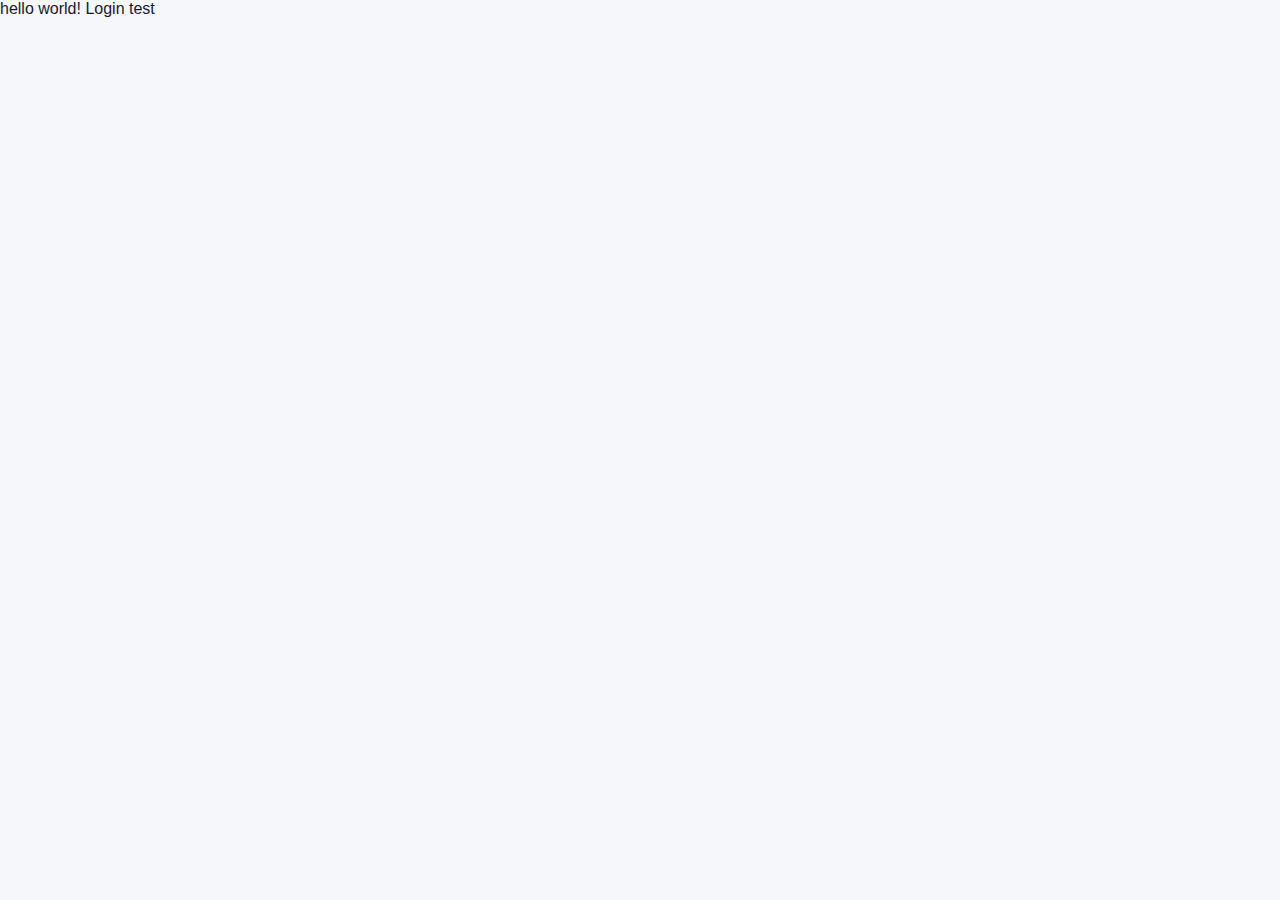
<file: index.html>
<!DOCTYPE html>
<html lang="en">
<head>
    <meta charset="UTF-8">
    <meta name="viewport" content="width=device-width, initial-scale=1.0">
    <title>Document</title>
    <link rel="stylesheet" href="style.css">
</head>
<body>
    hello world!

    Login test
</body>
</html>
</file>
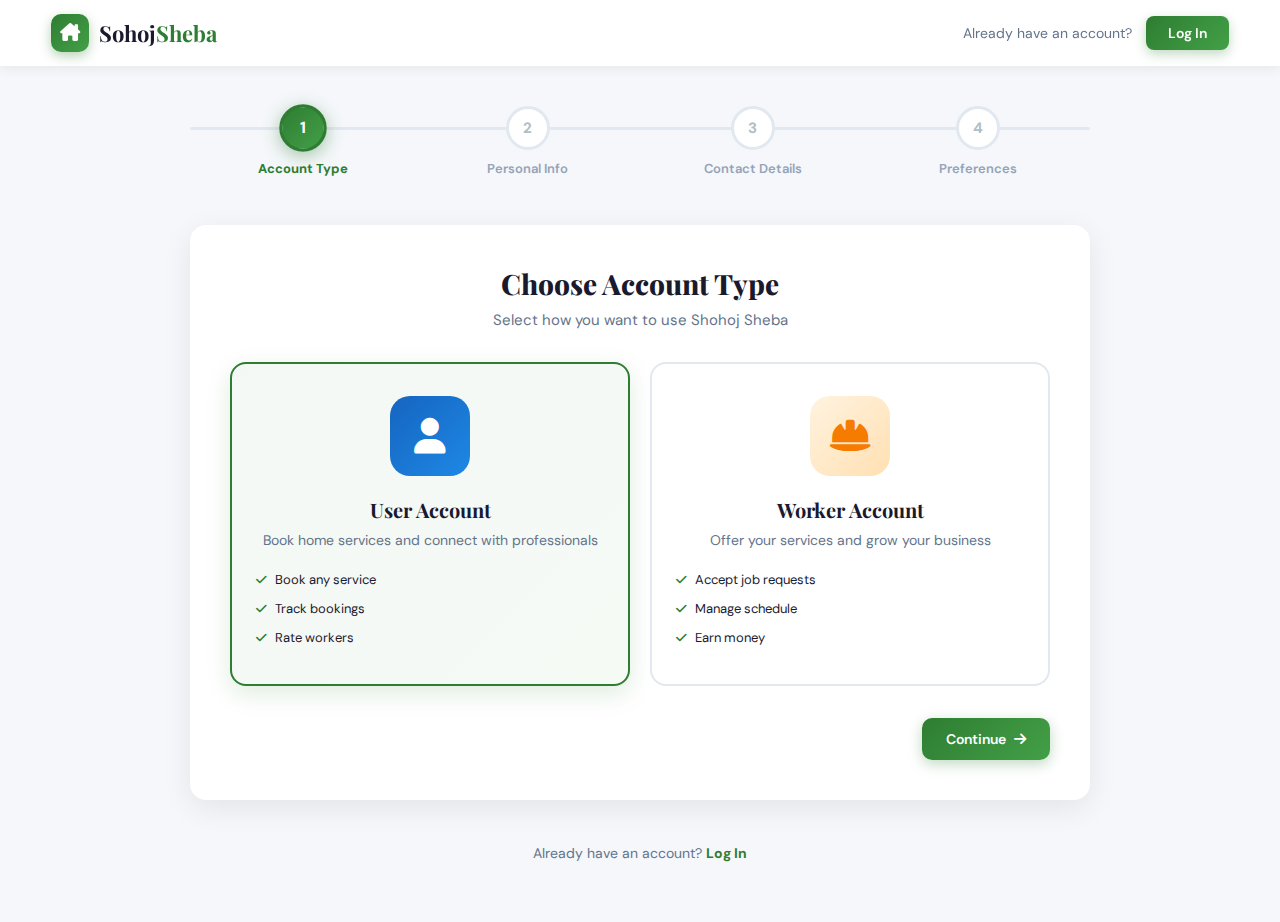
<file: signup.html>
<!DOCTYPE html>
<html lang="en">
<head>
    <meta charset="UTF-8">
    <meta name="viewport" content="width=device-width, initial-scale=1.0">
    <title>Sign Up — Shohoj Sheba</title>
    <link rel="stylesheet" href="login.css">
    <link rel="stylesheet" href="signup.css">
    <link href="https://cdnjs.cloudflare.com/ajax/libs/font-awesome/6.5.0/css/all.min.css" rel="stylesheet">
    <link href="https://fonts.googleapis.com/css2?family=Playfair+Display:wght@700;800&family=DM+Sans:wght@400;500;600&display=swap" rel="stylesheet">
</head>
<body>

<header>
    <div class="navbar">
        <a href="index.html" class="logo">
            <div class="logo-mark"><i class="fa-solid fa-house-chimney"></i></div>
            <span>Sohoj<span class="logo-accent">Sheba</span></span>
        </a>
        <div class="nav-actions">
            <span class="nav-hint">Already have an account?</span>
            <a href="login.html" class="nav-btn-solid">Log In</a>
        </div>
    </div>
</header>

<main class="signup-page">
    <div class="signup-container">

        <!-- STEPPER -->
        <div class="stepper" id="stepper">
            <div class="stepper-track"></div>
            <div class="stepper-fill" id="stepperFill"></div>

            <div class="stepper-step" id="sdot1">
                <div class="step-circle"><span class="snum">1</span><span class="scheck">&#10003;</span></div>
                <div class="step-label">Account Type</div>
            </div>
            <div class="stepper-step" id="sdot2">
                <div class="step-circle"><span class="snum">2</span><span class="scheck">&#10003;</span></div>
                <div class="step-label">Personal Info</div>
            </div>
            <div class="stepper-step" id="sdot3">
                <div class="step-circle"><span class="snum">3</span><span class="scheck">&#10003;</span></div>
                <div class="step-label">Contact Details</div>
            </div>
            <div class="stepper-step" id="sdot4">
                <div class="step-circle"><span class="snum">4</span><span class="scheck">&#10003;</span></div>
                <div class="step-label" id="step4Label">Professional Info</div>
            </div>
        </div>

        <!-- FORM -->
        <div class="signup-form-container">
            <form id="signupForm">

                <!-- STEP 1 -->
                <div class="form-step active" data-step="1">
                    <div class="step-header">
                        <h2>Choose Account Type</h2>
                        <p>Select how you want to use Shohoj Sheba</p>
                    </div>
                    <div class="role-selection">
                        <label class="role-card">
                            <input type="radio" name="role" value="user" checked>
                            <div class="role-card-content">
                                <div class="role-icon user-icon"><i class="fa-solid fa-user"></i></div>
                                <h3>User Account</h3>
                                <p>Book home services and connect with professionals</p>
                                <ul class="role-features">
                                    <li><i class="fa-solid fa-check"></i> Book any service</li>
                                    <li><i class="fa-solid fa-check"></i> Track bookings</li>
                                    <li><i class="fa-solid fa-check"></i> Rate workers</li>
                                </ul>
                            </div>
                        </label>
                        <label class="role-card">
                            <input type="radio" name="role" value="worker">
                            <div class="role-card-content">
                                <div class="role-icon worker-icon"><i class="fa-solid fa-hard-hat"></i></div>
                                <h3>Worker Account</h3>
                                <p>Offer your services and grow your business</p>
                                <ul class="role-features">
                                    <li><i class="fa-solid fa-check"></i> Accept job requests</li>
                                    <li><i class="fa-solid fa-check"></i> Manage schedule</li>
                                    <li><i class="fa-solid fa-check"></i> Earn money</li>
                                </ul>
                            </div>
                        </label>
                    </div>
                    <div class="step-actions" style="justify-content:flex-end;">
                        <button type="button" class="btn-next" onclick="nextStep()">Continue <i class="fa-solid fa-arrow-right"></i></button>
                    </div>
                </div>

                <!-- STEP 2 -->
                <div class="form-step" data-step="2">
                    <div class="step-header">
                        <h2>Personal Information</h2>
                        <p>Tell us about yourself</p>
                    </div>
                    <div class="form-grid">
                        <div class="form-group">
                            <label>First Name <span class="required">*</span></label>
                            <div class="input-wrap">
                                <i class="fa-solid fa-user input-icon"></i>
                                <input type="text" name="firstName" placeholder="Enter first name">
                            </div>
                        </div>
                        <div class="form-group">
                            <label>Last Name <span class="required">*</span></label>
                            <div class="input-wrap">
                                <i class="fa-solid fa-user input-icon"></i>
                                <input type="text" name="lastName" placeholder="Enter last name">
                            </div>
                        </div>
                        <div class="form-group full-width">
                            <label>Email Address <span class="required">*</span></label>
                            <div class="input-wrap">
                                <i class="fa-solid fa-envelope input-icon"></i>
                                <input type="email" name="email" placeholder="your.email@example.com">
                            </div>
                        </div>
                        <div class="form-group">
                            <label>Password <span class="required">*</span></label>
                            <div class="input-wrap">
                                <i class="fa-solid fa-lock input-icon"></i>
                                <input type="password" name="password" id="password" placeholder="Min. 6 characters">
                                <button type="button" class="toggle-pw" onclick="togglePassword('password','eyeIcon1')"><i class="fa-solid fa-eye" id="eyeIcon1"></i></button>
                            </div>
                        </div>
                        <div class="form-group">
                            <label>Confirm Password <span class="required">*</span></label>
                            <div class="input-wrap">
                                <i class="fa-solid fa-lock input-icon"></i>
                                <input type="password" name="confirmPassword" id="confirmPassword" placeholder="Re-enter password">
                                <button type="button" class="toggle-pw" onclick="togglePassword('confirmPassword','eyeIcon2')"><i class="fa-solid fa-eye" id="eyeIcon2"></i></button>
                            </div>
                        </div>
                        <div class="form-group">
                            <label>Date of Birth <span class="required">*</span></label>
                            <div class="input-wrap">
                                <i class="fa-solid fa-calendar input-icon"></i>
                                <input type="date" name="dateOfBirth">
                            </div>
                        </div>
                        <div class="form-group">
                            <label>Gender <span class="required">*</span></label>
                            <div class="input-wrap">
                                <i class="fa-solid fa-venus-mars input-icon"></i>
                                <select name="gender">
                                    <option value="">Select gender</option>
                                    <option value="male">Male</option>
                                    <option value="female">Female</option>
                                    <option value="other">Other</option>
                                    <option value="prefer-not-to-say">Prefer not to say</option>
                                </select>
                            </div>
                        </div>
                    </div>
                    <div class="step-actions">
                        <button type="button" class="btn-back" onclick="prevStep()"><i class="fa-solid fa-arrow-left"></i> Back</button>
                        <button type="button" class="btn-next" onclick="nextStep()">Continue <i class="fa-solid fa-arrow-right"></i></button>
                    </div>
                </div>

                <!-- STEP 3 -->
                <div class="form-step" data-step="3">
                    <div class="step-header">
                        <h2>Contact & Address Details</h2>
                        <p>How can we reach you?</p>
                    </div>
                    <div class="form-grid">
                        <div class="form-group full-width">
                            <label>Phone Number <span class="required">*</span></label>
                            <div class="input-wrap">
                                <i class="fa-solid fa-phone input-icon"></i>
                                <input type="tel" name="phone" placeholder="+880 1XXX-XXXXXX">
                            </div>
                        </div>
                        <div class="form-group">
                            <label>WhatsApp Number</label>
                            <div class="input-wrap">
                                <i class="fa-brands fa-whatsapp input-icon"></i>
                                <input type="tel" name="whatsapp" placeholder="+880 1XXX-XXXXXX">
                            </div>
                        </div>
                        <div class="form-group">
                            <label>Alternative Phone</label>
                            <div class="input-wrap">
                                <i class="fa-solid fa-phone input-icon"></i>
                                <input type="tel" name="alternativePhone" placeholder="+880 1XXX-XXXXXX">
                            </div>
                        </div>
                        <div class="form-group">
                            <label>Country <span class="required">*</span></label>
                            <div class="input-wrap">
                                <i class="fa-solid fa-globe input-icon"></i>
                                <select name="country">
                                    <option value="">Select country</option>
                                    <option value="bangladesh" selected>Bangladesh</option>
                                    <option value="india">India</option>
                                    <option value="pakistan">Pakistan</option>
                                    <option value="nepal">Nepal</option>
                                </select>
                            </div>
                        </div>
                        <div class="form-group">
                            <label>City <span class="required">*</span></label>
                            <div class="input-wrap">
                                <i class="fa-solid fa-city input-icon"></i>
                                <select name="city">
                                    <option value="">Select division</option>
                                    <option value="dhaka">Dhaka</option>
                                    <option value="chittagong">Chittagong</option>
                                    <option value="sylhet">Sylhet</option>
                                    <option value="rajshahi">Rajshahi</option>
                                    <option value="khulna">Khulna</option>
                                    <option value="barisal">Barisal</option>
                                </select>
                            </div>
                        </div>
                        <div class="form-group">
                            <label>Area/District <span class="required">*</span></label>
                            <div class="input-wrap">
                                <i class="fa-solid fa-map-pin input-icon"></i>
                                <input type="text" name="area" placeholder="e.g., Mirpur, Gulshan">
                            </div>
                        </div>
                        <div class="form-group">
                            <label>Postal Code</label>
                            <div class="input-wrap">
                                <i class="fa-solid fa-envelope input-icon"></i>
                                <input type="text" name="postalCode" placeholder="Enter postal code">
                            </div>
                        </div>
                        <div class="form-group full-width">
                            <label>Street Address <span class="required">*</span></label>
                            <div class="input-wrap">
                                <i class="fa-solid fa-location-dot input-icon"></i>
                                <textarea name="address" rows="3" placeholder="House/Flat number, Street name, Landmark"></textarea>
                            </div>
                        </div>
                    </div>
                    <div class="step-actions">
                        <button type="button" class="btn-back" onclick="prevStep()"><i class="fa-solid fa-arrow-left"></i> Back</button>
                        <button type="button" class="btn-next" onclick="nextStep()">Continue <i class="fa-solid fa-arrow-right"></i></button>
                    </div>
                </div>

                <!-- STEP 4 -->
                <div class="form-step" data-step="4">
                    <div class="step-header">
                        <h2 id="step4Title">Professional Information</h2>
                        <p id="step4Subtitle">Tell us about your professional background</p>
                    </div>

                    <div class="worker-fields">
                        <div class="form-grid">
                            <div class="form-group full-width">
                                <label>Work Experience <span class="required">*</span></label>
                                <div class="input-wrap">
                                    <i class="fa-solid fa-briefcase input-icon"></i>
                                    <select name="experience">
                                        <option value="">Select experience</option>
                                        <option value="less-than-1">Less than 1 year</option>
                                        <option value="1-2">1-2 years</option>
                                        <option value="3-5">3-5 years</option>
                                        <option value="5-10">5-10 years</option>
                                        <option value="more-than-10">More than 10 years</option>
                                    </select>
                                </div>
                            </div>
                            <div class="form-group full-width">
                                <label>Service Categories <span class="required">*</span></label>
                                <div class="checkbox-grid">
                                    <label class="checkbox-item"><input type="checkbox" name="services[]" value="carpenter"><span><i class="fa-solid fa-hammer"></i> Carpenter</span></label>
                                    <label class="checkbox-item"><input type="checkbox" name="services[]" value="plumber"><span><i class="fa-solid fa-faucet-drip"></i> Plumber</span></label>
                                    <label class="checkbox-item"><input type="checkbox" name="services[]" value="electrician"><span><i class="fa-solid fa-bolt"></i> Electrician</span></label>
                                    <label class="checkbox-item"><input type="checkbox" name="services[]" value="mason"><span><i class="fa-solid fa-trowel-bricks"></i> Mason</span></label>
                                    <label class="checkbox-item"><input type="checkbox" name="services[]" value="gardener"><span><i class="fa-solid fa-seedling"></i> Gardener</span></label>
                                    <label class="checkbox-item"><input type="checkbox" name="services[]" value="home-repair"><span><i class="fa-solid fa-house-circle-check"></i> Home Repair</span></label>
                                </div>
                            </div>
                            <div class="form-group full-width">
                                <label>Skills & Expertise</label>
                                <div class="input-wrap">
                                    <i class="fa-solid fa-wrench input-icon"></i>
                                    <textarea name="skills" rows="3" placeholder="Describe your skills and expertise..."></textarea>
                                </div>
                            </div>
                            <div class="form-group">
                                <label>NID/Passport Number <span class="required">*</span></label>
                                <div class="input-wrap">
                                    <i class="fa-solid fa-id-card input-icon"></i>
                                    <input type="text" name="nidNumber" placeholder="Enter NID or Passport number">
                                </div>
                            </div>
                            <div class="form-group">
                                <label>Trade License (if any)</label>
                                <div class="input-wrap">
                                    <i class="fa-solid fa-certificate input-icon"></i>
                                    <input type="text" name="tradeLicense" placeholder="Enter license number">
                                </div>
                            </div>
                            <div class="form-group full-width">
                                <label>Upload Profile Photo</label>
                                <div class="file-upload" id="profilePhotoWrap">
                                    <input type="file" name="profilePhoto" id="profilePhoto" accept="image/*">
                                    <label for="profilePhoto" class="file-upload-label">
                                        <i class="fa-solid fa-cloud-arrow-up"></i>
                                        <span>Click to upload or drag and drop</span>
                                        <small>JPG, PNG or GIF (max. 5MB)</small>
                                    </label>
                                    <div class="file-upload-status" id="profilePhotoStatus" role="status" aria-live="polite" hidden></div>
                                </div>
                            </div>
                            <div class="form-group full-width">
                                <label>Upload NID/Passport Photo</label>
                                <div class="file-upload" id="nidPhotoWrap">
                                    <input type="file" name="nidPhoto" id="nidPhoto" accept="image/*">
                                    <label for="nidPhoto" class="file-upload-label">
                                        <i class="fa-solid fa-cloud-arrow-up"></i>
                                        <span>Click to upload ID document</span>
                                        <small>Clear photo of your ID (max. 5MB)</small>
                                    </label>
                                    <div class="file-upload-status" id="nidPhotoStatus" role="status" aria-live="polite" hidden></div>
                                </div>
                            </div>
                        </div>
                    </div>

                    <div class="user-fields" style="display:none;">
                        <div class="form-grid">
                            <div class="form-group full-width">
                                <label>Services You're Interested In</label>
                                <div class="checkbox-grid">
                                    <label class="checkbox-item"><input type="checkbox" name="interests[]" value="carpenter"><span><i class="fa-solid fa-hammer"></i> Carpenter</span></label>
                                    <label class="checkbox-item"><input type="checkbox" name="interests[]" value="plumber"><span><i class="fa-solid fa-faucet-drip"></i> Plumber</span></label>
                                    <label class="checkbox-item"><input type="checkbox" name="interests[]" value="electrician"><span><i class="fa-solid fa-bolt"></i> Electrician</span></label>
                                    <label class="checkbox-item"><input type="checkbox" name="interests[]" value="mason"><span><i class="fa-solid fa-trowel-bricks"></i> Mason</span></label>
                                    <label class="checkbox-item"><input type="checkbox" name="interests[]" value="gardener"><span><i class="fa-solid fa-seedling"></i> Gardener</span></label>
                                    <label class="checkbox-item"><input type="checkbox" name="interests[]" value="home-repair"><span><i class="fa-solid fa-house-circle-check"></i> Home Repair</span></label>
                                </div>
                            </div>
                            <div class="form-group">
                                <label>Preferred Language</label>
                                <div class="input-wrap">
                                    <i class="fa-solid fa-language input-icon"></i>
                                    <select name="language">
                                        <option value="">Select language</option>
                                        <option value="bangla" selected>বাংলা (Bangla)</option>
                                        <option value="english">English</option>
                                        <option value="both">Both</option>
                                    </select>
                                </div>
                            </div>
                            <div class="form-group">
                                <label>How did you hear about us?</label>
                                <div class="input-wrap">
                                    <i class="fa-solid fa-bullhorn input-icon"></i>
                                    <select name="referralSource">
                                        <option value="">Select source</option>
                                        <option value="search-engine">Search Engine</option>
                                        <option value="social-media">Social Media</option>
                                        <option value="friend">Friend or Family</option>
                                        <option value="advertisement">Advertisement</option>
                                        <option value="other">Other</option>
                                    </select>
                                </div>
                            </div>
                            <div class="form-group full-width">
                                <label>Special Requirements or Preferences</label>
                                <div class="input-wrap">
                                    <i class="fa-solid fa-note-sticky input-icon"></i>
                                    <textarea name="preferences" rows="3" placeholder="Any specific preferences, accessibility needs, or requirements..."></textarea>
                                </div>
                            </div>
                        </div>
                    </div>

                    <div class="terms-section">
                        <label class="checkbox-label">
                            <input type="checkbox" name="terms" id="terms">
                            <span>I agree to the <a href="#" class="link">Terms & Conditions</a> and <a href="#" class="link">Privacy Policy</a></span>
                        </label>
                        <label class="checkbox-label">
                            <input type="checkbox" name="newsletter">
                            <span>Send me updates and promotional offers via email</span>
                        </label>
                    </div>

                    <div class="step-actions">
                        <button type="button" class="btn-back" onclick="prevStep()"><i class="fa-solid fa-arrow-left"></i> Back</button>
                        <button type="submit" class="btn-submit">
                            <span class="btn-text"><i class="fa-solid fa-check"></i> Create Account</span>
                            <span class="btn-loader" style="display:none;"><i class="fa-solid fa-circle-notch fa-spin"></i> Creating...</span>
                        </button>
                    </div>
                </div>

            </form>
        </div>

        <div class="signup-footer">
            <p>Already have an account? <a href="login.html" class="link">Log In</a></p>
        </div>
    </div>
</main>

<script src="signup.js"></script>
</body>
</html>
</file>
<file: style.css>
/* =============================================
   SHOHOJ SHEBA — STYLE.CSS
   ============================================= */

:root {
    --blue:       #1565c0;
    --blue-dark:  #0d47a1;
    --blue-light: #e3f2fd;
    --green:      #2e7d32;
    --green-dark: #1b5e20;
    --navy:       #0f1f3d;
    --text:       #1a1a2e;
    --muted:      #64748b;
    --bg:         #f5f7fa;
    --white:      #ffffff;
    --radius:     14px;
    --shadow:     0 8px 30px rgba(0,0,0,0.08);
    --transition: 0.35s cubic-bezier(0.4, 0, 0.2, 1);
}

* {
    margin: 0;
    padding: 0;
    box-sizing: border-box;
}

html { scroll-behavior: smooth; }

body {
    background: var(--bg);
    font-family: 'DM Sans', 'Segoe UI', sans-serif;
    color: var(--text);
    overflow-x: hidden;
}

/* ===========================
   SCROLL REVEAL
   =========================== */
.reveal {
    opacity: 0;
    transform: translateY(30px);
    transition: opacity 0.6s ease, transform 0.6s ease;
}
.reveal.revealed {
    opacity: 1;
    transform: translateY(0);
}
.service-card:nth-child(2).reveal { transition-delay: 0.1s; }
.service-card:nth-child(3).reveal { transition-delay: 0.2s; }
.service-card:nth-child(4).reveal { transition-delay: 0.1s; }
.service-card:nth-child(5).reveal { transition-delay: 0.2s; }
.service-card:nth-child(6).reveal { transition-delay: 0.3s; }
.step:nth-child(3).reveal { transition-delay: 0.15s; }
.step:nth-child(5).reveal { transition-delay: 0.3s; }
.feature-box:nth-child(2).reveal { transition-delay: 0.1s; }
.feature-box:nth-child(3).reveal { transition-delay: 0.2s; }
.feature-box:nth-child(4).reveal { transition-delay: 0.3s; }
.testimonial-card:nth-child(2).reveal { transition-delay: 0.15s; }
.testimonial-card:nth-child(3).reveal { transition-delay: 0.3s; }

/* ===========================
   SECTION SHARED
   =========================== */
.section-header {
    text-align: center;
    margin-bottom: 56px;
}

.section-header h2 {
    font-family: 'Playfair Display', Georgia, serif;
    font-size: 40px;
    font-weight: 800;
    color: var(--text);
    line-height: 1.2;
    margin-bottom: 14px;
}

.section-header.light h2 { color: white; }
.section-header.light p  { color: rgba(255,255,255,0.75); }

.section-tag {
    display: inline-block;
    background: var(--blue-light);
    color: var(--blue);
    font-size: 12px;
    font-weight: 700;
    letter-spacing: 1.5px;
    text-transform: uppercase;
    padding: 6px 16px;
    border-radius: 100px;
    margin-bottom: 14px;
}

.tag-light {
    background: rgba(255,255,255,0.15);
    color: white;
}

.service-sub {
    color: var(--muted);
    font-size: 16px;
    max-width: 520px;
    margin: 0 auto;
    line-height: 1.7;
}

/* ===========================
   NAVBAR
   =========================== */
header {
    background: white;
    position: sticky;
    top: 0;
    z-index: 1000;
    transition: box-shadow 0.3s;
}

header.scrolled {
    box-shadow: 0 4px 24px rgba(0,0,0,0.1);
}

.navbar {
    width: 92%;
    max-width: 1280px;
    margin: auto;
    padding: 16px 0;
    display: flex;
    align-items: center;
    gap: 32px;
}

.logo {
    display: flex;
    align-items: center;
    gap: 10px;
    font-family: 'Playfair Display', serif;
    font-size: 22px;
    font-weight: 700;
    color: var(--text);
    text-decoration: none;
    flex-shrink: 0;
}

.logo-mark {
    width: 38px;
    height: 38px;
    background: linear-gradient(135deg, var(--green), #43a047);
    border-radius: 10px;
    display: flex;
    align-items: center;
    justify-content: center;
    color: white;
    font-size: 18px;
    box-shadow: 0 4px 12px rgba(46,125,50,0.35);
}

.logo-accent { color: var(--green); }

nav {
    display: flex;
    align-items: center;
    gap: 4px;
    flex: 1;
}

.nav-link {
    padding: 7px 14px;
    text-decoration: none;
    color: var(--muted);
    font-weight: 500;
    font-size: 14.5px;
    border-radius: 8px;
    transition: var(--transition);
}

.nav-link:hover,
.nav-link.active {
    color: var(--blue);
    background: var(--blue-light);
}

.nav-actions {
    display: flex;
    align-items: center;
    gap: 10px;
    flex-shrink: 0;
}

.nav-btn-outline {
    padding: 8px 20px;
    text-decoration: none;
    color: var(--blue);
    border: 2px solid var(--blue);
    border-radius: 8px;
    font-weight: 600;
    font-size: 14px;
    transition: var(--transition);
}

.nav-btn-outline:hover {
    background: var(--blue-light);
}

.nav-btn-solid {
    padding: 8px 20px;
    text-decoration: none;
    color: white;
    background: linear-gradient(135deg, var(--green), #43a047);
    border-radius: 8px;
    font-weight: 600;
    font-size: 14px;
    transition: var(--transition);
    box-shadow: 0 4px 12px rgba(46,125,50,0.3);
}

.nav-btn-solid:hover {
    background: linear-gradient(135deg, var(--green-dark), var(--green));
    transform: translateY(-1px);
    box-shadow: 0 6px 16px rgba(46,125,50,0.4);
}

.hamburger {
    display: none;
    flex-direction: column;
    gap: 5px;
    background: none;
    border: none;
    cursor: pointer;
    padding: 6px;
    margin-left: auto;
}

.hamburger span {
    display: block;
    width: 24px;
    height: 2px;
    background: var(--text);
    border-radius: 2px;
    transition: 0.3s;
}

/* ===========================
   HERO
   =========================== */
.hero {
    /* ┌───────────────────────────────────────────────────┐
       │  HERO BACKGROUND IMAGE                            │
       │  Replace "your-hero-image.jpg" with your file.   │
       │  Overlay at 40% dark — image stays very visible. │
       └───────────────────────────────────────────────────┘ */
    background:
        linear-gradient(rgba(0,0,0,0.40), rgba(0,0,0,0.40)),
        url("Images/image.jpg") center center / cover no-repeat;

    min-height: 560px;
    display: flex;
    align-items: center;
    justify-content: center;
    text-align: center;
    padding: 80px 6% 100px;
    position: relative;
    overflow: hidden;
}

.hero-badge {
    display: inline-flex;
    align-items: center;
    gap: 8px;
    background: rgba(255,255,255,0.15);
    backdrop-filter: blur(8px);
    border: 1px solid rgba(255,255,255,0.25);
    color: white;
    font-size: 13px;
    font-weight: 600;
    padding: 8px 18px;
    border-radius: 100px;
    margin-bottom: 24px;
    letter-spacing: 0.5px;
}

.hero-content {
    color: white;
    max-width: 700px;
    animation: fadeUp 1s ease both;
}

.hero-content h1 {
    font-family: 'Playfair Display', serif;
    font-size: 58px;
    font-weight: 800;
    line-height: 1.15;
    margin-bottom: 20px;
    text-shadow: 0 2px 20px rgba(0,0,0,0.4);
}

.hero-highlight {
    color: #69f0ae;
}

.hero-content p {
    font-size: 18px;
    margin-bottom: 36px;
    color: rgba(255,255,255,0.88);
    line-height: 1.7;
    text-shadow: 0 1px 6px rgba(0,0,0,0.3);
}

.hero-buttons {
    display: flex;
    gap: 14px;
    justify-content: center;
    flex-wrap: wrap;
    margin-bottom: 48px;
}

.btn-green {
    padding: 14px 30px;
    background: linear-gradient(135deg, var(--green), #43a047);
    color: white;
    text-decoration: none;
    border-radius: 10px;
    font-weight: 600;
    font-size: 15px;
    display: inline-flex;
    align-items: center;
    gap: 8px;
    transition: var(--transition);
    box-shadow: 0 6px 20px rgba(46,125,50,0.4);
}

.btn-green:hover {
    background: linear-gradient(135deg, var(--green-dark), var(--green));
    transform: translateY(-2px);
    box-shadow: 0 10px 28px rgba(46,125,50,0.5);
}

.btn-white {
    padding: 14px 30px;
    background: rgba(255,255,255,0.15);
    backdrop-filter: blur(8px);
    border: 2px solid rgba(255,255,255,0.4);
    color: white;
    text-decoration: none;
    border-radius: 10px;
    font-weight: 600;
    font-size: 15px;
    display: inline-flex;
    align-items: center;
    gap: 8px;
    transition: var(--transition);
}

.btn-white:hover {
    background: rgba(255,255,255,0.25);
    transform: translateY(-2px);
}

/* Hero stats bar */
.hero-stats {
    display: inline-flex;
    align-items: center;
    gap: 28px;
    background: rgba(255,255,255,0.12);
    backdrop-filter: blur(10px);
    border: 1px solid rgba(255,255,255,0.2);
    padding: 18px 36px;
    border-radius: 16px;
}

.stat {
    display: flex;
    flex-direction: column;
    align-items: center;
}

.stat strong {
    font-size: 24px;
    font-weight: 700;
    color: white;
    line-height: 1;
}

.stat span {
    font-size: 12px;
    color: rgba(255,255,255,0.7);
    margin-top: 4px;
}

.stat-divider {
    width: 1px;
    height: 36px;
    background: rgba(255,255,255,0.25);
}

/* Scroll indicator */
.scroll-indicator {
    position: absolute;
    bottom: 28px;
    left: 50%;
    transform: translateX(-50%);
    display: flex;
    flex-direction: column;
    align-items: center;
    gap: 8px;
    color: rgba(255,255,255,0.6);
    font-size: 11px;
    letter-spacing: 1px;
    text-transform: uppercase;
}

.scroll-dot {
    width: 6px;
    height: 6px;
    background: white;
    border-radius: 50%;
    animation: bounce 1.6s infinite;
}

@keyframes bounce {
    0%, 100% { transform: translateY(0); opacity: 1; }
    50%       { transform: translateY(8px); opacity: 0.4; }
}

/* ===========================
   QUICK SERVICES STRIP
   =========================== */
.quick-services {
    background: white;
    display: flex;
    justify-content: center;
    align-items: center;
    gap: 0;
    box-shadow: 0 4px 20px rgba(0,0,0,0.07);
    border-bottom: 1px solid #eef2f7;
    overflow-x: auto;
}

.quick-service-item {
    display: flex;
    flex-direction: column;
    align-items: center;
    gap: 10px;
    cursor: pointer;
    padding: 22px 36px;
    border-right: 1px solid #eef2f7;
    transition: var(--transition);
    flex-shrink: 0;
}

.quick-service-item:last-child { border-right: none; }

.quick-service-item:hover {
    background: var(--bg);
}

.quick-service-item p {
    font-size: 13px;
    font-weight: 600;
    color: var(--text);
}

.qs-icon {
    width: 52px;
    height: 52px;
    border-radius: 14px;
    display: flex;
    align-items: center;
    justify-content: center;
    font-size: 20px;
    color: white;
    transition: transform 0.3s;
}

.quick-service-item:hover .qs-icon { transform: translateY(-4px); }

.qs-blue   { background: linear-gradient(135deg, #1565c0, #1e88e5); }
.qs-yellow { background: linear-gradient(135deg, #f57f17, #ffa000); }
.qs-brown  { background: linear-gradient(135deg, #5d4037, #795548); }
.qs-green  { background: linear-gradient(135deg, #2e7d32, #43a047); }
.qs-teal   { background: linear-gradient(135deg, #00695c, #00897b); }
.qs-red    { background: linear-gradient(135deg, #c62828, #e53935); }

/* ===========================
   SERVICES SECTION
   =========================== */
.services {
    padding: 90px 0;
    background: var(--bg);
}

.service-container {
    width: 90%;
    max-width: 1200px;
    margin: auto;
    display: grid;
    grid-template-columns: repeat(3, 1fr);
    gap: 28px;
}

/* Base card */
.service-card {
    background: white;
    border-radius: var(--radius);
    overflow: hidden;
    box-shadow: var(--shadow);
    transition: var(--transition);
    display: flex;
    flex-direction: column;
}

.service-card:hover {
    transform: translateY(-10px);
    box-shadow: 0 24px 60px rgba(0,0,0,0.14);
}

/* Image area at top of card */
.card-img-area {
    height: 180px;
    background-size: cover;
    background-position: center;
    background-repeat: no-repeat;
    position: relative;
    display: flex;
    align-items: flex-start;
    justify-content: flex-end;
    padding: 14px;
    /* Fallback gradient when no image is set */
    background-color: #dbeafe;
}

.card-category {
    background: rgba(0,0,0,0.55);
    color: white;
    font-size: 11px;
    font-weight: 700;
    letter-spacing: 1px;
    text-transform: uppercase;
    padding: 4px 12px;
    border-radius: 100px;
    backdrop-filter: blur(4px);
}

/* Card body */
.card-body {
    padding: 24px;
    flex: 1;
    display: flex;
    flex-direction: column;
}

.sc-icon {
    width: 52px;
    height: 52px;
    background: var(--blue-light);
    border-radius: 12px;
    display: flex;
    align-items: center;
    justify-content: center;
    font-size: 20px;
    color: var(--blue);
    margin-bottom: 14px;
    transition: var(--transition);
}

.service-card:hover .sc-icon {
    background: var(--blue);
    color: white;
    transform: scale(1.1);
}

.card-body h3 {
    font-family: 'Playfair Display', serif;
    font-size: 20px;
    font-weight: 700;
    color: var(--text);
    margin-bottom: 8px;
}

.card-body p {
    color: var(--muted);
    font-size: 14px;
    line-height: 1.65;
    flex: 1;
}

.card-footer {
    display: flex;
    align-items: center;
    justify-content: space-between;
    margin-top: 20px;
    padding-top: 16px;
    border-top: 1px solid #f0f4f8;
}

.card-price {
    font-size: 14px;
    font-weight: 700;
    color: var(--green);
}

.card-btn {
    display: inline-flex;
    align-items: center;
    gap: 6px;
    padding: 8px 16px;
    background: var(--blue-light);
    color: var(--blue);
    text-decoration: none;
    border-radius: 8px;
    font-size: 13px;
    font-weight: 600;
    transition: var(--transition);
}

.card-btn:hover,
.service-card:hover .card-btn {
    background: var(--blue);
    color: white;
}

/* ┌─────────────────────────────────────────────────────────────┐
   │  INDIVIDUAL CARD BACKGROUND IMAGES                          │
   │  Replace each filename with your own image file.            │
   │  All images must be in the same folder as style.css.        │
   └─────────────────────────────────────────────────────────────┘ */

.card-carpenter   .card-img-area { background-image: url("your-carpenter-image.jpg");   background-color: #fef3c7; }
.card-plumber     .card-img-area { background-image: url("your-plumber-image.jpg");     background-color: #dbeafe; }
.card-electrician .card-img-area { background-image: url("your-electrician-image.jpg"); background-color: #fef9c3; }
.card-mason       .card-img-area { background-image: url("your-mason-image.jpg");       background-color: #ede9fe; }
.card-gardener    .card-img-area { background-image: url("your-gardener-image.jpg");    background-color: #dcfce7; }
.card-homerepair  .card-img-area { background-image: url("your-homerepair-image.jpg");  background-color: #fee2e2; }

/* ===========================
   HOW IT WORKS
   =========================== */
.how-it-works {
    background: linear-gradient(135deg, var(--navy) 0%, #1565c0 100%);
    padding: 90px 6%;
    text-align: center;
}

.steps-container {
    display: flex;
    align-items: center;
    justify-content: center;
    gap: 0;
    max-width: 900px;
    margin: auto;
    flex-wrap: wrap;
}

.step {
    background: rgba(255,255,255,0.08);
    border: 1px solid rgba(255,255,255,0.12);
    backdrop-filter: blur(4px);
    border-radius: var(--radius);
    padding: 40px 32px;
    flex: 1;
    min-width: 200px;
    text-align: center;
    transition: var(--transition);
    position: relative;
}

.step:hover {
    background: rgba(255,255,255,0.14);
    transform: translateY(-6px);
}

.step-number {
    font-family: 'Playfair Display', serif;
    font-size: 52px;
    font-weight: 800;
    color: rgba(255,255,255,0.08);
    line-height: 1;
    position: absolute;
    top: 16px;
    right: 20px;
}

.step-icon {
    width: 64px;
    height: 64px;
    background: rgba(255,255,255,0.15);
    border-radius: 16px;
    display: flex;
    align-items: center;
    justify-content: center;
    font-size: 26px;
    color: white;
    margin: 0 auto 18px;
    transition: var(--transition);
}

.step:hover .step-icon {
    background: white;
    color: var(--blue);
}

.step h3 {
    font-size: 17px;
    font-weight: 700;
    color: white;
    margin-bottom: 10px;
}

.step p {
    font-size: 14px;
    color: rgba(255,255,255,0.65);
    line-height: 1.6;
}

.step-arrow {
    font-size: 22px;
    color: rgba(255,255,255,0.3);
    padding: 0 8px;
    flex-shrink: 0;
}

/* ===========================
   WHY CHOOSE US
   =========================== */
.why-us {
    display: flex;
    align-items: center;
    gap: 70px;
    padding: 90px 7%;
    max-width: 1280px;
    margin: auto;
}

.why-us-left { flex: 1; }

.why-us-left .section-tag { margin-bottom: 14px; }

.why-us-left h2 {
    font-family: 'Playfair Display', serif;
    font-size: 38px;
    font-weight: 800;
    color: var(--text);
    line-height: 1.2;
    margin-bottom: 16px;
}

.why-us-left > p {
    color: var(--muted);
    font-size: 15px;
    line-height: 1.75;
    margin-bottom: 28px;
}

.why-list {
    list-style: none;
    display: flex;
    flex-direction: column;
    gap: 12px;
    margin-bottom: 32px;
}

.why-list li {
    display: flex;
    align-items: center;
    gap: 12px;
    font-size: 15px;
    color: var(--text);
    font-weight: 500;
}

.why-list li i {
    color: var(--green);
    font-size: 18px;
    flex-shrink: 0;
}

.why-us-right { flex: 1; }

.feature-grid {
    display: grid;
    grid-template-columns: 1fr 1fr;
    gap: 20px;
}

.feature-box {
    background: white;
    border-radius: var(--radius);
    padding: 28px 22px;
    box-shadow: var(--shadow);
    transition: var(--transition);
}

.feature-box:hover {
    transform: translateY(-6px);
    box-shadow: 0 20px 50px rgba(0,0,0,0.1);
}

.feature-icon {
    width: 52px;
    height: 52px;
    border-radius: 12px;
    display: flex;
    align-items: center;
    justify-content: center;
    font-size: 22px;
    color: white;
    margin-bottom: 16px;
}

.fb-blue   { background: linear-gradient(135deg, #1565c0, #1e88e5); }
.fb-green  { background: linear-gradient(135deg, #2e7d32, #43a047); }
.fb-orange { background: linear-gradient(135deg, #e65100, #ef6c00); }
.fb-purple { background: linear-gradient(135deg, #4a148c, #7b1fa2); }

.feature-box h4 {
    font-size: 16px;
    font-weight: 700;
    color: var(--text);
    margin-bottom: 6px;
}

.feature-box p {
    font-size: 13px;
    color: var(--muted);
    line-height: 1.6;
}

/* ===========================
   TESTIMONIALS
   =========================== */
.testimonials {
    background: var(--bg);
    padding: 90px 6%;
}

.testimonial-grid {
    display: grid;
    grid-template-columns: repeat(3, 1fr);
    gap: 24px;
    max-width: 1100px;
    margin: auto;
}

.testimonial-card {
    background: white;
    border-radius: var(--radius);
    padding: 32px 28px;
    box-shadow: var(--shadow);
    transition: var(--transition);
    display: flex;
    flex-direction: column;
    gap: 16px;
    border: 2px solid transparent;
}

.testimonial-card:hover {
    transform: translateY(-6px);
    border-color: var(--blue-light);
    box-shadow: 0 20px 50px rgba(0,0,0,0.1);
}

.featured-review {
    border-color: var(--blue);
    background: linear-gradient(135deg, #f0f7ff, white);
    position: relative;
}

.featured-review::before {
    content: "⭐ Top Review";
    position: absolute;
    top: -14px;
    left: 50%;
    transform: translateX(-50%);
    background: var(--blue);
    color: white;
    font-size: 11px;
    font-weight: 700;
    padding: 4px 14px;
    border-radius: 100px;
    white-space: nowrap;
}

.stars {
    color: #f59e0b;
    font-size: 18px;
    letter-spacing: 2px;
}

.testimonial-card p {
    color: var(--muted);
    font-size: 14px;
    line-height: 1.7;
    flex: 1;
    font-style: italic;
}

.reviewer {
    display: flex;
    align-items: center;
    gap: 12px;
    padding-top: 16px;
    border-top: 1px solid #f0f4f8;
}

.reviewer-avatar {
    width: 42px;
    height: 42px;
    background: linear-gradient(135deg, var(--blue), #1e88e5);
    border-radius: 50%;
    display: flex;
    align-items: center;
    justify-content: center;
    color: white;
    font-weight: 700;
    font-size: 16px;
    flex-shrink: 0;
}

.reviewer strong {
    display: block;
    font-size: 14px;
    color: var(--text);
}

.reviewer span {
    font-size: 12px;
    color: var(--muted);
}

/* ===========================
   CTA BANNER
   =========================== */
.cta-banner {
    background: linear-gradient(135deg, var(--green-dark) 0%, #2e7d32 50%, #43a047 100%);
    padding: 70px 7%;
    display: flex;
    align-items: center;
    justify-content: space-between;
    position: relative;
    overflow: hidden;
}

.cta-content {
    position: relative;
    z-index: 2;
}

.cta-content h2 {
    font-family: 'Playfair Display', serif;
    font-size: 38px;
    font-weight: 800;
    color: white;
    margin-bottom: 10px;
}

.cta-content p {
    color: rgba(255,255,255,0.8);
    font-size: 16px;
    margin-bottom: 28px;
}

.cta-buttons {
    display: flex;
    gap: 14px;
    flex-wrap: wrap;
}

.cta-call {
    padding: 14px 30px;
    background: rgba(255,255,255,0.15);
    border: 2px solid rgba(255,255,255,0.4);
    color: white;
    text-decoration: none;
    border-radius: 10px;
    font-weight: 600;
    font-size: 15px;
    display: inline-flex;
    align-items: center;
    gap: 8px;
    transition: var(--transition);
}

.cta-call:hover {
    background: rgba(255,255,255,0.25);
    transform: translateY(-2px);
}

.cta-banner .btn-green {
    background: white;
    color: var(--green-dark);
    box-shadow: 0 6px 20px rgba(0,0,0,0.15);
}

.cta-banner .btn-green:hover {
    background: #f0fdf4;
}

/* Decorative circles */
.cta-decoration {
    position: absolute;
    right: 0;
    top: 0;
    bottom: 0;
    width: 40%;
    pointer-events: none;
}

.cta-circle {
    position: absolute;
    border-radius: 50%;
    border: 2px solid rgba(255,255,255,0.12);
}

.c1 { width: 280px; height: 280px; right: -80px;  top: -100px; }
.c2 { width: 200px; height: 200px; right: 60px;   bottom: -80px; }
.c3 { width: 120px; height: 120px; right: 180px;  top: 20px; background: rgba(255,255,255,0.05); }

/* ===========================
   FOOTER
   =========================== */
footer {
    background: var(--navy);
}

.footer-top {
    width: 90%;
    max-width: 1200px;
    margin: auto;
    display: grid;
    grid-template-columns: 1.8fr 1fr 1fr 1.4fr;
    gap: 40px;
    padding: 60px 0 40px;
}

.footer-brand p {
    color: rgba(255,255,255,0.55);
    font-size: 14px;
    line-height: 1.7;
    margin-bottom: 22px;
}

.social-links {
    display: flex;
    gap: 10px;
}

.social-links a {
    width: 38px;
    height: 38px;
    background: rgba(255,255,255,0.08);
    border-radius: 10px;
    display: flex;
    align-items: center;
    justify-content: center;
    color: rgba(255,255,255,0.7);
    font-size: 16px;
    text-decoration: none;
    transition: var(--transition);
}

.social-links a:hover {
    background: var(--blue);
    color: white;
    transform: translateY(-3px);
}

.footer-col h4 {
    color: white;
    font-size: 15px;
    font-weight: 700;
    margin-bottom: 18px;
    letter-spacing: 0.5px;
}

.footer-col a {
    display: flex;
    align-items: center;
    gap: 8px;
    color: rgba(255,255,255,0.5);
    text-decoration: none;
    font-size: 14px;
    margin-bottom: 10px;
    transition: 0.3s;
}

.footer-col a:hover {
    color: white;
    transform: translateX(4px);
}

.footer-col a i {
    width: 16px;
    color: rgba(255,255,255,0.3);
}

.app-badges {
    display: flex;
    flex-direction: column;
    gap: 8px;
    margin-top: 18px;
}

.app-badge {
    display: inline-flex !important;
    align-items: center;
    gap: 8px;
    background: rgba(255,255,255,0.08) !important;
    border: 1px solid rgba(255,255,255,0.12);
    border-radius: 8px;
    padding: 8px 14px !important;
    color: white !important;
    font-size: 13px !important;
    font-weight: 600;
    transform: none !important;
}

.app-badge:hover {
    background: rgba(255,255,255,0.15) !important;
    transform: translateY(-2px) !important;
}

.footer-bottom {
    border-top: 1px solid rgba(255,255,255,0.08);
    width: 90%;
    max-width: 1200px;
    margin: auto;
    padding: 20px 0;
    display: flex;
    align-items: center;
    justify-content: space-between;
}

.footer-bottom p {
    color: rgba(255,255,255,0.35);
    font-size: 13px;
}

.footer-links {
    display: flex;
    gap: 20px;
}

.footer-links a {
    color: rgba(255,255,255,0.35);
    text-decoration: none;
    font-size: 13px;
    transition: 0.3s;
}

.footer-links a:hover { color: white; }

/* ===========================
   BACK TO TOP
   =========================== */
.back-to-top {
    position: fixed;
    bottom: 28px;
    right: 28px;
    width: 46px;
    height: 46px;
    background: var(--blue);
    color: white;
    border: none;
    border-radius: 12px;
    font-size: 18px;
    cursor: pointer;
    box-shadow: 0 6px 20px rgba(21,101,192,0.4);
    transition: var(--transition);
    opacity: 0;
    transform: translateY(20px);
    z-index: 999;
}

.back-to-top.visible {
    opacity: 1;
    transform: translateY(0);
}

.back-to-top:hover {
    background: var(--blue-dark);
    transform: translateY(-4px);
}

/* ===========================
   ANIMATIONS
   =========================== */
@keyframes fadeUp {
    from { opacity: 0; transform: translateY(30px); }
    to   { opacity: 1; transform: translateY(0); }
}

@keyframes fadeInLeft {
    from { opacity: 0; transform: translateX(-30px); }
    to   { opacity: 1; transform: translateX(0); }
}

/* ===========================
   RESPONSIVE
   =========================== */
@media (max-width: 1024px) {
    .why-us { flex-direction: column; gap: 50px; }
    .why-us-left, .why-us-right { width: 100%; }
    .footer-top { grid-template-columns: 1fr 1fr; }
}

@media (max-width: 900px) {
    .hero-content h1 { font-size: 40px; }
    .service-container { grid-template-columns: 1fr 1fr; }
    .testimonial-grid { grid-template-columns: 1fr; max-width: 500px; }
    .steps-container { gap: 16px; }
    .step-arrow { display: none; }
    .section-header h2 { font-size: 30px; }
    .cta-banner { flex-direction: column; text-align: center; }
    .cta-buttons { justify-content: center; }
    .cta-decoration { display: none; }
}

@media (max-width: 768px) {
    nav {
        display: none;
        position: absolute;
        top: 72px;
        left: 0;
        right: 0;
        background: white;
        flex-direction: column;
        padding: 20px;
        box-shadow: 0 10px 30px rgba(0,0,0,0.1);
        gap: 4px;
    }
    nav.open { display: flex; }
    .nav-actions { display: none; }
    .hamburger { display: flex; }
    .footer-top { grid-template-columns: 1fr; }
    .footer-bottom { flex-direction: column; gap: 10px; text-align: center; }
    .hero-stats { flex-direction: column; gap: 16px; padding: 20px 24px; }
    .stat-divider { width: 60px; height: 1px; }
}

@media (max-width: 600px) {
    .service-container { grid-template-columns: 1fr; }
    .hero-content h1 { font-size: 32px; }
    .quick-service-item { padding: 18px 20px; }
    .feature-grid { grid-template-columns: 1fr; }
    .hero { padding: 60px 5% 80px; }
}
/* ===========================
   SIGN UP BUTTON & LOADER 
   =========================== */

/* We use .login-btn because that is the class in your signup.html */
.login-btn {
    padding: 12px 24px;
    background: linear-gradient(135deg, var(--green), #43a047);
    color: white;
    text-decoration: none;
    border: none;
    border-radius: 10px;
    font-weight: 600;
    font-size: 16px;
    cursor: pointer;
    display: inline-flex;
    align-items: center;
    justify-content: center;
    gap: 10px;
    transition: var(--transition);
    box-shadow: 0 4px 12px rgba(46,125,50,0.3);
    width: 100%; /* Keeps it full width for the form */
}

.login-btn:hover {
    background: linear-gradient(135deg, var(--green-dark), var(--green));
    transform: translateY(-2px);
    box-shadow: 0 6px 16px rgba(46,125,50,0.4);
}

.login-btn:disabled {
    opacity: 0.7;
    cursor: not-allowed;
    transform: none;
}

/* Spinner logic for the loading state */
.btn-loader {
    display: none; /* Hidden by default, JS will show it */
    font-size: 18px;
}

/* This is already handled by FontAwesome's fa-spin class, 
   but this ensures it works smoothly */
.fa-spin {
    animation: fa-spin 1s infinite linear;
}

@keyframes fa-spin {
    0% { transform: rotate(0deg); }
    100% { transform: rotate(359deg); }
}
</file>
<file: login.css>
/* =============================================
   SHOHOJ SHEBA — LOGIN.CSS
   Matches the landing page design system
   ============================================= */

:root {
    --blue:       #1565c0;
    --blue-dark:  #0d47a1;
    --blue-light: #e3f2fd;
    --green:      #2e7d32;
    --green-dark: #1b5e20;
    --navy:       #0f1f3d;
    --text:       #1a1a2e;
    --muted:      #64748b;
    --bg:         #f5f7fa;
    --white:      #ffffff;
    --radius:     14px;
    --shadow:     0 8px 30px rgba(0,0,0,0.08);
    --transition: 0.35s cubic-bezier(0.4, 0, 0.2, 1);
    --error:      #dc2626;
    --success:    #16a34a;
}

* {
    margin: 0;
    padding: 0;
    box-sizing: border-box;
}

html { scroll-behavior: smooth; }

body {
    font-family: 'DM Sans', 'Segoe UI', sans-serif;
    background: var(--bg);
    color: var(--text);
    min-height: 100vh;
    display: flex;
    flex-direction: column;
}

/* ===========================
   NAVBAR
   =========================== */
header {
    background: white;
    box-shadow: 0 2px 12px rgba(0,0,0,0.07);
    position: sticky;
    top: 0;
    z-index: 100;
}

.navbar {
    width: 92%;
    max-width: 1280px;
    margin: auto;
    padding: 14px 0;
    display: flex;
    align-items: center;
    justify-content: space-between;
}

.logo {
    display: flex;
    align-items: center;
    gap: 10px;
    font-family: 'Playfair Display', serif;
    font-size: 22px;
    font-weight: 700;
    color: var(--text);
    text-decoration: none;
}

.logo-mark {
    width: 38px;
    height: 38px;
    background: linear-gradient(135deg, var(--green), #43a047);
    border-radius: 10px;
    display: flex;
    align-items: center;
    justify-content: center;
    color: white;
    font-size: 18px;
    box-shadow: 0 4px 12px rgba(46,125,50,0.35);
}

.logo-accent { color: var(--green); }

.nav-actions {
    display: flex;
    align-items: center;
    gap: 14px;
}

.nav-hint {
    color: var(--muted);
    font-size: 14px;
}

.nav-btn-solid {
    padding: 8px 22px;
    text-decoration: none;
    color: white;
    background: linear-gradient(135deg, var(--green), #43a047);
    border-radius: 8px;
    font-weight: 600;
    font-size: 14px;
    transition: var(--transition);
    box-shadow: 0 4px 12px rgba(46,125,50,0.3);
}

.nav-btn-solid:hover {
    background: linear-gradient(135deg, var(--green-dark), var(--green));
    transform: translateY(-1px);
}

/* ===========================
   MAIN SPLIT LAYOUT
   (matches wireframe: left img + right form)
   =========================== */
.login-page {
    display: flex;
    flex: 1;
    min-height: calc(100vh - 70px);
}

/* ===========================
   LEFT PANEL — Image side
   =========================== */
.login-left {
    flex: 1;
    position: relative;
    overflow: hidden;
    min-height: 500px;
    transition: var(--transition);

    /* ┌──────────────────────────────────────────────────────┐
       │  LOGIN LEFT BACKGROUND IMAGE                         │
       │  Replace "your-login-image.jpg" with your file.     │
       │  Keep image in same folder as login.css             │
       └──────────────────────────────────────────────────────┘ */
    background:
        url("your-login-image.jpg") center center / cover no-repeat;
    background-color: #1565c0; /* fallback if no image */
}

/* Gradient overlay — lets image show through nicely */
.login-left-overlay {
    position: absolute;
    inset: 0;
    background: linear-gradient(
        135deg,
        rgba(13, 71, 161, 0.75) 0%,
        rgba(21, 101, 192, 0.65) 100%
    );
    transition: var(--transition);
}

/* Worker mode changes left panel to green */
.login-left.worker-mode .login-left-overlay {
    background: linear-gradient(
        135deg,
        rgba(27, 94, 32, 0.80) 0%,
        rgba(46, 125, 50, 0.70) 100%
    );
}

.login-left-content {
    position: relative;
    z-index: 2;
    height: 100%;
    display: flex;
    flex-direction: column;
    justify-content: center;
    padding: 60px 50px;
    color: white;
    animation: fadeInLeft 0.9s ease both;
}

.left-badge {
    display: inline-flex;
    align-items: center;
    gap: 8px;
    background: rgba(255,255,255,0.15);
    backdrop-filter: blur(8px);
    border: 1px solid rgba(255,255,255,0.25);
    color: white;
    font-size: 12px;
    font-weight: 600;
    padding: 7px 16px;
    border-radius: 100px;
    margin-bottom: 28px;
    width: fit-content;
    letter-spacing: 0.5px;
}

.login-left-content h2 {
    font-family: 'Playfair Display', serif;
    font-size: 38px;
    font-weight: 800;
    line-height: 1.2;
    margin-bottom: 16px;
    text-shadow: 0 2px 16px rgba(0,0,0,0.3);
}

.login-left-content h2 span {
    color: #69f0ae;
}

.login-left.worker-mode .login-left-content h2 span {
    color: #ffd54f;
}

.login-left-content p {
    font-size: 15px;
    color: rgba(255,255,255,0.78);
    line-height: 1.7;
    margin-bottom: 36px;
    max-width: 340px;
}

/* Stats row */
.left-stats {
    display: flex;
    gap: 28px;
    margin-bottom: 40px;
}

.lstat {
    display: flex;
    flex-direction: column;
    gap: 2px;
}

.lstat strong {
    font-size: 22px;
    font-weight: 700;
    color: white;
    line-height: 1;
}

.lstat span {
    font-size: 11px;
    color: rgba(255,255,255,0.6);
    letter-spacing: 0.5px;
}

/* Floating notification cards */
.float-card {
    position: absolute;
    display: flex;
    align-items: center;
    gap: 10px;
    background: rgba(255,255,255,0.95);
    color: var(--text);
    padding: 12px 18px;
    border-radius: 12px;
    font-size: 13px;
    font-weight: 600;
    box-shadow: 0 8px 30px rgba(0,0,0,0.15);
    backdrop-filter: blur(10px);
}

.float-card i {
    font-size: 16px;
}

.fc1 {
    bottom: 80px;
    right: 30px;
    animation: floatUp 3s ease-in-out infinite;
}

.fc1 i { color: var(--green); }

.fc2 {
    bottom: 150px;
    right: 80px;
    animation: floatUp 3s ease-in-out infinite 1.5s;
}

.fc2 i { color: #f59e0b; }

@keyframes floatUp {
    0%, 100% { transform: translateY(0); }
    50%       { transform: translateY(-10px); }
}

/* ===========================
   RIGHT PANEL — Form side
   =========================== */
.login-right {
    width: 480px;
    flex-shrink: 0;
    background: white;
    display: flex;
    align-items: center;
    justify-content: center;
    padding: 40px 20px;
    box-shadow: -8px 0 40px rgba(0,0,0,0.06);
}

.login-form-wrap {
    width: 100%;
    max-width: 380px;
    animation: fadeInRight 0.8s ease both;
    animation-delay: 0.15s;
}

.mobile-logo {
    display: none;
    margin-bottom: 28px;
}

/* Form title — matches wireframe "Log in as" */
.form-title {
    font-family: 'Playfair Display', serif;
    font-size: 32px;
    font-weight: 800;
    color: var(--text);
    margin-bottom: 6px;
    text-align: center;
}

.form-subtitle {
    font-size: 14px;
    color: var(--muted);
    text-align: center;
    margin-bottom: 28px;
}

/* ===========================
   ROLE TOGGLE (User / Worker)
   matches wireframe radio buttons
   =========================== */
.role-toggle {
    display: flex;
    gap: 12px;
    margin-bottom: 30px;
    background: var(--bg);
    padding: 5px;
    border-radius: 12px;
}

.role-toggle input[type="radio"] {
    display: none;
}

.role-label {
    flex: 1;
    display: flex;
    align-items: center;
    justify-content: center;
    gap: 8px;
    padding: 11px 16px;
    border-radius: 10px;
    font-size: 14px;
    font-weight: 600;
    color: var(--muted);
    cursor: pointer;
    transition: var(--transition);
    user-select: none;
}

.role-label i { font-size: 15px; }

.role-toggle input[type="radio"]:checked + .role-label {
    background: white;
    color: var(--blue);
    box-shadow: 0 4px 14px rgba(0,0,0,0.1);
}

/* Worker radio when selected */
#role-worker:checked + .role-label {
    color: var(--green);
}

/* ===========================
   FORM FIELDS
   =========================== */
.login-form {
    display: flex;
    flex-direction: column;
    gap: 20px;
}

.form-group {
    display: flex;
    flex-direction: column;
    gap: 7px;
}

.form-group label {
    font-size: 13.5px;
    font-weight: 600;
    color: var(--text);
    letter-spacing: 0.2px;
}

.label-row {
    display: flex;
    align-items: center;
    justify-content: space-between;
}

.forgot-link {
    font-size: 12.5px;
    color: var(--blue);
    text-decoration: none;
    font-weight: 500;
    transition: 0.2s;
}

.forgot-link:hover {
    color: var(--blue-dark);
    text-decoration: underline;
}

/* Input wrapper */
.input-wrap {
    position: relative;
    display: flex;
    align-items: center;
    border: 2px solid #e2e8f0;
    border-radius: 10px;
    background: #fafbfc;
    transition: var(--transition);
    overflow: hidden;
}

.input-wrap.focused {
    border-color: var(--blue);
    background: white;
    box-shadow: 0 0 0 4px rgba(21,101,192,0.08);
}

.input-icon {
    padding: 0 14px;
    color: #94a3b8;
    font-size: 15px;
    flex-shrink: 0;
    transition: 0.3s;
}

.input-wrap.focused .input-icon {
    color: var(--blue);
}

.input-wrap input {
    flex: 1;
    padding: 13px 12px 13px 0;
    border: none;
    background: transparent;
    font-family: 'DM Sans', sans-serif;
    font-size: 14.5px;
    color: var(--text);
    outline: none;
}

.input-wrap input::placeholder {
    color: #b0bec5;
}

.toggle-pw {
    background: none;
    border: none;
    padding: 0 14px;
    cursor: pointer;
    color: #94a3b8;
    font-size: 15px;
    transition: 0.2s;
}

.toggle-pw:hover { color: var(--blue); }

/* Remember me */
.remember-row {
    margin-top: -6px;
}

.remember-label {
    display: flex;
    align-items: center;
    gap: 10px;
    cursor: pointer;
    font-size: 13.5px;
    color: var(--muted);
    user-select: none;
}

.remember-label input[type="checkbox"] {
    display: none;
}

.custom-check {
    width: 18px;
    height: 18px;
    border: 2px solid #d1d5db;
    border-radius: 5px;
    flex-shrink: 0;
    display: flex;
    align-items: center;
    justify-content: center;
    transition: var(--transition);
}

.remember-label input:checked + .custom-check {
    background: var(--blue);
    border-color: var(--blue);
}

.remember-label input:checked + .custom-check::after {
    content: "✓";
    color: white;
    font-size: 11px;
    font-weight: 700;
}

/* ===========================
   LOGIN BUTTON
   =========================== */
.login-btn {
    width: 100%;
    padding: 15px;
    background: linear-gradient(135deg, var(--blue), #1e88e5);
    color: white;
    border: none;
    border-radius: 10px;
    font-family: 'DM Sans', sans-serif;
    font-size: 15px;
    font-weight: 700;
    cursor: pointer;
    transition: var(--transition);
    box-shadow: 0 6px 20px rgba(21,101,192,0.35);
    display: flex;
    align-items: center;
    justify-content: center;
    gap: 8px;
    letter-spacing: 0.3px;
}

.login-btn:hover {
    background: linear-gradient(135deg, var(--blue-dark), var(--blue));
    transform: translateY(-2px);
    box-shadow: 0 10px 28px rgba(21,101,192,0.45);
}

.login-btn:active { transform: translateY(0); }

.login-btn:disabled {
    opacity: 0.75;
    cursor: not-allowed;
    transform: none;
}

.btn-text,
.btn-loader {
    display: inline-flex;
    align-items: center;
    gap: 10px;
}

/* Worker role — button turns green */
body:has(#role-worker:checked) .login-btn {
    background: linear-gradient(135deg, var(--green-dark), var(--green));
    box-shadow: 0 6px 20px rgba(46,125,50,0.35);
}

body:has(#role-worker:checked) .login-btn:hover {
    background: linear-gradient(135deg, #145214, var(--green-dark));
    box-shadow: 0 10px 28px rgba(46,125,50,0.45);
}

/* ===========================
   DIVIDER
   =========================== */
.divider {
    position: relative;
    text-align: center;
    margin: 4px 0;
}

.divider::before {
    content: "";
    position: absolute;
    left: 0;
    top: 50%;
    width: 100%;
    height: 1px;
    background: #e2e8f0;
}

.divider span {
    position: relative;
    background: white;
    padding: 0 14px;
    font-size: 12px;
    color: var(--muted);
    letter-spacing: 0.5px;
}

/* ===========================
   SOCIAL LOGIN
   =========================== */
.social-login {
    display: flex;
    gap: 12px;
}

.social-btn {
    flex: 1;
    padding: 11px 16px;
    background: var(--bg);
    border: 1.5px solid #e2e8f0;
    border-radius: 10px;
    font-family: 'DM Sans', sans-serif;
    font-size: 13.5px;
    font-weight: 600;
    color: var(--text);
    cursor: pointer;
    display: flex;
    align-items: center;
    justify-content: center;
    gap: 8px;
    transition: var(--transition);
}

.social-btn:hover {
    border-color: var(--blue);
    background: var(--blue-light);
    color: var(--blue);
}

.social-btn .fa-google  { color: #ea4335; }
.social-btn .fa-facebook { color: #1877f2; }

/* ===========================
   SIGN UP PROMPT
   matches wireframe: "Have any account? Sign Up"
   =========================== */
.signup-prompt {
    text-align: center;
    margin-top: 24px;
    font-size: 14px;
    color: var(--muted);
}

.signup-link {
    color: var(--blue);
    font-weight: 700;
    text-decoration: none;
    margin-left: 4px;
    transition: 0.2s;
}

.signup-link:hover {
    color: var(--blue-dark);
    text-decoration: underline;
}

/* ===========================
   ANIMATIONS
   =========================== */
@keyframes fadeInLeft {
    from { opacity: 0; transform: translateX(-24px); }
    to   { opacity: 1; transform: translateX(0); }
}

@keyframes fadeInRight {
    from { opacity: 0; transform: translateX(24px); }
    to   { opacity: 1; transform: translateX(0); }
}

/* ===========================
   RESPONSIVE
   =========================== */
@media (max-width: 900px) {
    .login-left { display: none; }
    .login-right {
        width: 100%;
        padding: 40px 24px;
    }
    .mobile-logo { display: flex; justify-content: center; }
    .nav-hint { display: none; }
}

@media (max-width: 480px) {
    .login-form-wrap { max-width: 100%; }
    .form-title { font-size: 26px; }
    .social-login { flex-direction: column; }
}
</file>
<file: signup.css>
/* =============================================
   SHOHOJ SHEBA — SIGNUP.CSS
   ============================================= */

.signup-page {
    background: var(--bg);
    min-height: calc(100vh - 70px);
    padding: 40px 20px;
}

.signup-container {
    max-width: 900px;
    margin: 0 auto;
}

/* ===========================
   STEPPER — 100% JS driven
   No pseudo-elements, no data-attribute tricks.
   JS sets inline styles directly.
   =========================== */
.stepper {
    position: relative;
    display: flex;
    justify-content: space-between;
    align-items: flex-start;
    margin-bottom: 40px;
    padding: 0 0 8px;
}

/* Grey background track */
.stepper-track {
    position: absolute;
    top: 21px;
    left: 0;
    right: 0;
    height: 3px;
    background: #e2e8f0;
    border-radius: 3px;
    z-index: 0;
}

/* Green fill — width set by JS via inline style */
.stepper-fill {
    position: absolute;
    top: 21px;
    left: 0;
    height: 3px;
    width: 0;
    background: linear-gradient(90deg, #2e7d32, #43a047);
    border-radius: 3px;
    z-index: 1;
    transition: width 0.45s cubic-bezier(0.4, 0, 0.2, 1);
}

/* Each step node */
.stepper-step {
    display: flex;
    flex-direction: column;
    align-items: center;
    gap: 10px;
    position: relative;
    z-index: 2;
    cursor: pointer;
    flex: 1;
}

/* The circle */
.step-circle {
    width: 44px;
    height: 44px;
    border-radius: 50%;
    border: 3px solid #e2e8f0;
    background: #ffffff;
    display: flex;
    align-items: center;
    justify-content: center;
    position: relative;
    transition: all 0.35s ease;
    font-weight: 700;
    font-size: 15px;
    color: #b0bec5;
}

/* Number span — shown by default */
.snum {
    display: block;
    line-height: 1;
}

/* Checkmark span — hidden by default */
.scheck {
    display: none;
    font-size: 18px;
    font-weight: 900;
    line-height: 1;
}

/* Label below circle */
.step-label {
    font-size: 13px;
    font-weight: 600;
    color: #94a3b8;
    text-align: center;
    transition: color 0.35s ease;
    white-space: nowrap;
}

/* ---- ACTIVE state ---- */
.stepper-step.is-active .step-circle {
    background: linear-gradient(135deg, #2e7d32, #43a047);
    border-color: #2e7d32;
    color: #ffffff;
    box-shadow: 0 4px 16px rgba(46, 125, 50, 0.4);
    transform: scale(1.08);
}

.stepper-step.is-active .step-label {
    color: #2e7d32;
    font-weight: 700;
}

/* ---- COMPLETED state ---- */
.stepper-step.is-done .step-circle {
    background: linear-gradient(135deg, #2e7d32, #43a047);
    border-color: #2e7d32;
    color: #ffffff;
    box-shadow: 0 4px 12px rgba(46, 125, 50, 0.3);
}

/* Hide number, show checkmark when done */
.stepper-step.is-done .snum  { display: none; }
.stepper-step.is-done .scheck { display: block; color: #ffffff; }

.stepper-step.is-done .step-label {
    color: #2e7d32;
    font-weight: 700;
}

/* ===========================
   FORM CONTAINER
   =========================== */
.signup-form-container {
    background: white;
    border-radius: 16px;
    padding: 40px;
    box-shadow: 0 8px 30px rgba(0, 0, 0, 0.08);
    margin-bottom: 24px;
}

.form-step {
    display: none;
}

.form-step.active {
    display: block;
    animation: fadeInUp 0.35s ease both;
}

@keyframes fadeInUp {
    from { opacity: 0; transform: translateY(16px); }
    to   { opacity: 1; transform: translateY(0); }
}

/* ===========================
   STEP HEADER
   =========================== */
.step-header {
    text-align: center;
    margin-bottom: 32px;
}

.step-header h2 {
    font-family: 'Playfair Display', serif;
    font-size: 28px;
    font-weight: 800;
    color: var(--text);
    margin-bottom: 8px;
}

.step-header p {
    font-size: 15px;
    color: var(--muted);
}

/* ===========================
   ROLE SELECTION
   =========================== */
.role-selection {
    display: grid;
    grid-template-columns: repeat(2, 1fr);
    gap: 20px;
    margin-bottom: 32px;
}

.role-card { cursor: pointer; }
.role-card input[type="radio"] { display: none; }

.role-card-content {
    border: 2px solid #e2e8f0;
    border-radius: 16px;
    padding: 32px 24px;
    text-align: center;
    transition: all 0.3s;
    background: white;
    height: 100%;
}

.role-card:hover .role-card-content {
    border-color: var(--green);
    transform: translateY(-2px);
    box-shadow: 0 4px 16px rgba(46, 125, 50, 0.1);
}

.role-card input[type="radio"]:checked + .role-card-content {
    border-color: var(--green);
    background: linear-gradient(135deg, rgba(46,125,50,0.05), rgba(67,160,71,0.05));
    box-shadow: 0 8px 24px rgba(46,125,50,0.15);
}

.role-icon {
    width: 80px;
    height: 80px;
    border-radius: 20px;
    display: flex;
    align-items: center;
    justify-content: center;
    font-size: 36px;
    margin: 0 auto 20px;
    transition: all 0.3s;
}

.user-icon   { background: linear-gradient(135deg, #e3f2fd, #bbdefb); color: var(--blue); }
.worker-icon { background: linear-gradient(135deg, #fff3e0, #ffe0b2); color: #f57c00; }

.role-card input[type="radio"]:checked + .role-card-content .user-icon {
    background: linear-gradient(135deg, var(--blue), #1e88e5); color: white;
}
.role-card input[type="radio"]:checked + .role-card-content .worker-icon {
    background: linear-gradient(135deg, #f57c00, #fb8c00); color: white;
}

.role-card-content h3 {
    font-family: 'Playfair Display', serif;
    font-size: 20px;
    font-weight: 700;
    color: var(--text);
    margin-bottom: 8px;
}

.role-card-content > p {
    font-size: 14px;
    color: var(--muted);
    margin-bottom: 16px;
}

.role-features { list-style: none; text-align: left; margin-top: 16px; }
.role-features li {
    font-size: 13px;
    color: var(--text);
    padding: 6px 0;
    display: flex;
    align-items: center;
    gap: 8px;
}
.role-features li i { color: var(--green); font-size: 12px; }

/* ===========================
   FORM GRID
   =========================== */
.form-grid {
    display: grid;
    grid-template-columns: repeat(2, 1fr);
    gap: 20px;
    margin-bottom: 24px;
}

.form-group.full-width { grid-column: 1 / -1; }

.form-group label {
    display: block;
    font-size: 14px;
    font-weight: 600;
    color: var(--text);
    margin-bottom: 8px;
}

.required { color: #dc2626; }

.input-wrap textarea,
.input-wrap select {
    width: 100%;
    padding: 12px 16px 12px 42px;
    border: 2px solid #e2e8f0;
    border-radius: 10px;
    font-family: 'DM Sans', sans-serif;
    font-size: 14px;
    color: var(--text);
    background: #fafbfc;
    transition: all 0.3s;
    resize: vertical;
    cursor: pointer;
}

.input-wrap textarea:focus,
.input-wrap select:focus {
    outline: none;
    border-color: var(--green);
    background: white;
    box-shadow: 0 0 0 4px rgba(46, 125, 50, 0.1);
}

/* ===========================
   CHECKBOX GRID
   =========================== */
.checkbox-grid {
    display: grid;
    grid-template-columns: repeat(3, 1fr);
    gap: 12px;
}

.checkbox-item {
    border: 2px solid #e2e8f0;
    border-radius: 10px;
    padding: 12px;
    display: flex;
    align-items: center;
    gap: 8px;
    cursor: pointer;
    transition: all 0.3s;
}

.checkbox-item:hover { border-color: var(--green); background: rgba(46,125,50,0.05); }

.checkbox-item input[type="checkbox"] { width: 18px; height: 18px; cursor: pointer; }

.checkbox-item span {
    font-size: 13px;
    font-weight: 500;
    color: var(--text);
    display: flex;
    align-items: center;
    gap: 6px;
}

/* ===========================
   FILE UPLOAD
   =========================== */
.file-upload { position: relative; }

.file-upload input[type="file"] { position: absolute; opacity: 0; width: 0; height: 0; }

.file-upload-label {
    border: 2px dashed #cbd5e1;
    border-radius: 12px;
    padding: 32px 24px;
    text-align: center;
    cursor: pointer;
    transition: all 0.3s;
    display: flex;
    flex-direction: column;
    align-items: center;
    gap: 8px;
    background: #f8fafc;
}

.file-upload-label:hover { border-color: var(--green); background: rgba(46,125,50,0.05); }
.file-upload-label i    { font-size: 32px; color: var(--green); }
.file-upload-label span { font-size: 14px; font-weight: 600; color: var(--text); }
.file-upload-label small { font-size: 12px; color: var(--muted); }

/* Selected file feedback */
.file-upload.has-file .file-upload-label {
    border-style: solid;
    border-color: #2e7d32;
    background: linear-gradient(135deg, #ecfdf5 0%, #f0fdf4 100%);
    box-shadow: 0 4px 14px rgba(46, 125, 50, 0.12);
}
.file-upload.has-file .file-upload-label > i:first-child {
    color: #16a34a;
}

.file-upload-status {
    display: flex;
    align-items: center;
    gap: 12px;
    margin-top: 12px;
    padding: 12px 14px;
    border-radius: 10px;
    background: #ecfdf5;
    border: 1px solid #a7f3d0;
    color: #065f46;
    font-size: 13px;
    font-weight: 500;
}
.file-upload-status[hidden] { display: none !important; }
.file-upload-status .fu-icon {
    flex-shrink: 0;
    width: 28px;
    height: 28px;
    border-radius: 50%;
    background: #16a34a;
    color: #fff;
    display: flex;
    align-items: center;
    justify-content: center;
    font-size: 14px;
}
.file-upload-status .fu-text { flex: 1; min-width: 0; }
.file-upload-status .fu-text strong { word-break: break-all; }
.file-upload-status .fu-meta { font-size: 12px; color: #047857; margin-top: 2px; }
.file-upload-status .fu-preview {
    width: 48px;
    height: 48px;
    border-radius: 8px;
    object-fit: cover;
    border: 2px solid #fff;
    box-shadow: 0 2px 8px rgba(0,0,0,0.1);
    flex-shrink: 0;
}

/* ===========================
   TERMS
   =========================== */
.terms-section {
    margin: 24px 0;
    padding: 20px;
    background: #f8fafc;
    border-radius: 12px;
}

.checkbox-label {
    display: flex;
    align-items: flex-start;
    gap: 10px;
    margin-bottom: 12px;
    cursor: pointer;
}

.checkbox-label:last-child { margin-bottom: 0; }
.checkbox-label input[type="checkbox"] { margin-top: 2px; cursor: pointer; }
.checkbox-label span { font-size: 14px; color: var(--text); }
.checkbox-label .link { color: var(--green); text-decoration: none; font-weight: 600; }
.checkbox-label .link:hover { text-decoration: underline; }

/* ===========================
   STEP ACTIONS
   =========================== */
.step-actions {
    display: flex;
    gap: 12px;
    justify-content: space-between;
    margin-top: 32px;
}

.btn-next,
.btn-back,
.btn-submit {
    padding: 12px 24px;
    border-radius: 10px;
    font-family: 'DM Sans', sans-serif;
    font-size: 14px;
    font-weight: 600;
    cursor: pointer;
    transition: all 0.3s;
    display: inline-flex;
    align-items: center;
    gap: 8px;
    border: none;
}

.btn-next,
.btn-submit {
    background: linear-gradient(135deg, var(--green), #43a047);
    color: white;
    box-shadow: 0 4px 14px rgba(46, 125, 50, 0.3);
}

.btn-next:hover,
.btn-submit:hover {
    background: linear-gradient(135deg, var(--green-dark), var(--green));
    transform: translateY(-2px);
    box-shadow: 0 6px 20px rgba(46, 125, 50, 0.4);
}

.btn-back {
    background: white;
    color: var(--text);
    border: 2px solid #e2e8f0;
}

.btn-back:hover {
    border-color: var(--green);
    background: rgba(46, 125, 50, 0.05);
}

.btn-submit:disabled { opacity: 0.6; cursor: not-allowed; transform: none; }

/* ===========================
   FOOTER
   =========================== */
.signup-footer {
    text-align: center;
    padding: 20px;
}

.signup-footer p { font-size: 14px; color: var(--muted); }
.signup-footer .link { color: var(--green); text-decoration: none; font-weight: 700; }
.signup-footer .link:hover { text-decoration: underline; }

/* ===========================
   NOTIFICATIONS
   =========================== */
.signup-toast {
    position: fixed;
    top: 20px;
    right: 20px;
    padding: 14px 22px;
    border-radius: 12px;
    font-size: 14px;
    font-weight: 600;
    display: flex;
    align-items: center;
    gap: 10px;
    z-index: 9999;
    transform: translateX(120%);
    transition: transform 0.3s ease;
    min-width: 260px;
    box-shadow: 0 10px 40px rgba(0,0,0,0.15);
    color: white;
}

.signup-toast.show    { transform: translateX(0); }
.signup-toast.error   { background: linear-gradient(135deg, #dc2626, #ef4444); }
.signup-toast.success { background: linear-gradient(135deg, #16a34a, #22c55e); }
.signup-toast.info    { background: linear-gradient(135deg, #1565c0, #1e88e5); }

/* ===========================
   RESPONSIVE
   =========================== */
@media (max-width: 768px) {
    .signup-page { padding: 20px 16px; }
    .signup-form-container { padding: 24px; }
    .role-selection { grid-template-columns: 1fr; }
    .form-grid { grid-template-columns: 1fr; }
    .checkbox-grid { grid-template-columns: 1fr; }
    .step-actions { flex-direction: column-reverse; }
    .btn-next, .btn-back, .btn-submit { width: 100%; justify-content: center; }
    .step-label { font-size: 11px; }
}

@media (max-width: 480px) {
    .signup-form-container { padding: 18px; }
    .step-header h2 { font-size: 22px; }
    .role-icon { width: 60px; height: 60px; font-size: 26px; }
    .role-card-content { padding: 20px 14px; }
}
</file>
